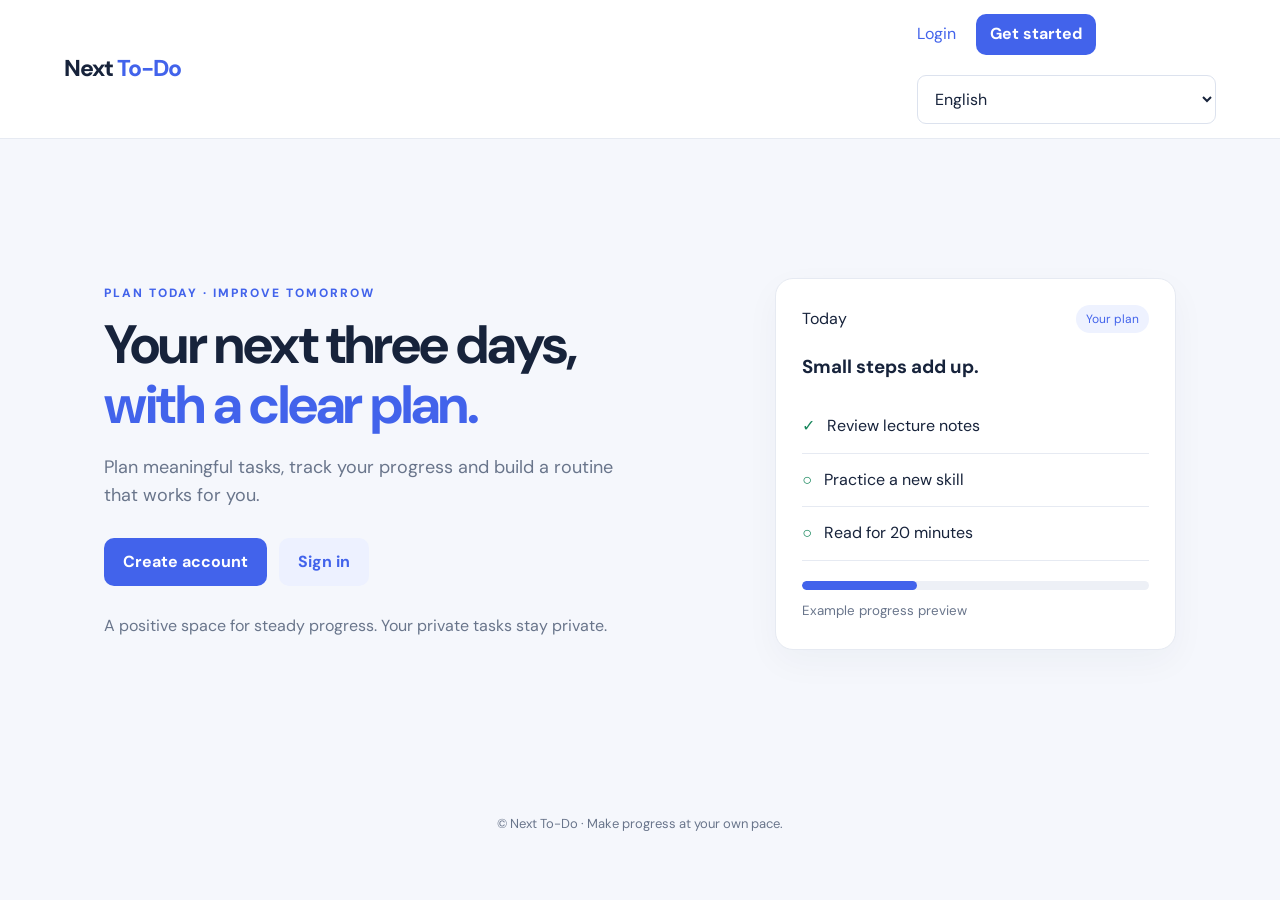
<file: index.html>
<!doctype html>
<html lang="en">
<head>
  <meta charset="UTF-8">
  <meta name="viewport" content="width=device-width, initial-scale=1">
  <title>Next To-Do</title>
  <link rel="stylesheet" href="css/style.css">
  <link rel="stylesheet" href="css/responsive.css">
</head>
<body>
  <header class="topbar">
    <a class="brand" href="index.html">Next <span>To-Do</span></a>
    <nav>
      <a href="login.html" data-i18n="login">Login</a>
      <a class="btn small" href="signup.html" data-i18n="getStarted">Get started</a>
      <select id="languageSelect" aria-label="Language">
        <option value="en">English</option>
        <option value="bn">বাংলা</option>
      </select>
    </nav>
  </header>

  <main class="hero">
    <div>
      <p class="eyebrow">PLAN TODAY · IMPROVE TOMORROW</p>
      <h1>Your next three days,<br><span>with a clear plan.</span></h1>
      <p class="lead">Plan meaningful tasks, track your progress and build a routine that works for you.</p>
      <div class="actions">
        <a class="btn" href="signup.html" data-i18n="createAccount">Create account</a>
        <a class="btn secondary" href="login.html" data-i18n="signIn">Sign in</a>
      </div>
      <p class="muted">A positive space for steady progress. Your private tasks stay private.</p>
    </div>

    <div class="hero-card">
      <div class="card-head">
        <span>Today</span>
        <span class="pill">Your plan</span>
      </div>
      <h3>Small steps add up.</h3>
      <div class="demo-task">✓ <span>Review lecture notes</span></div>
      <div class="demo-task">○ <span>Practice a new skill</span></div>
      <div class="demo-task">○ <span>Read for 20 minutes</span></div>
      <div class="progress">
        <span style="width: 33%"></span>
      </div>
      <small>Example progress preview</small>
    </div>
  </main>

  <footer>
    © <span id="year"></span> Next To-Do · Make progress at your own pace.
  </footer>

  <script type="module" src="js/language.js"></script>
</body>
</html>
</file>
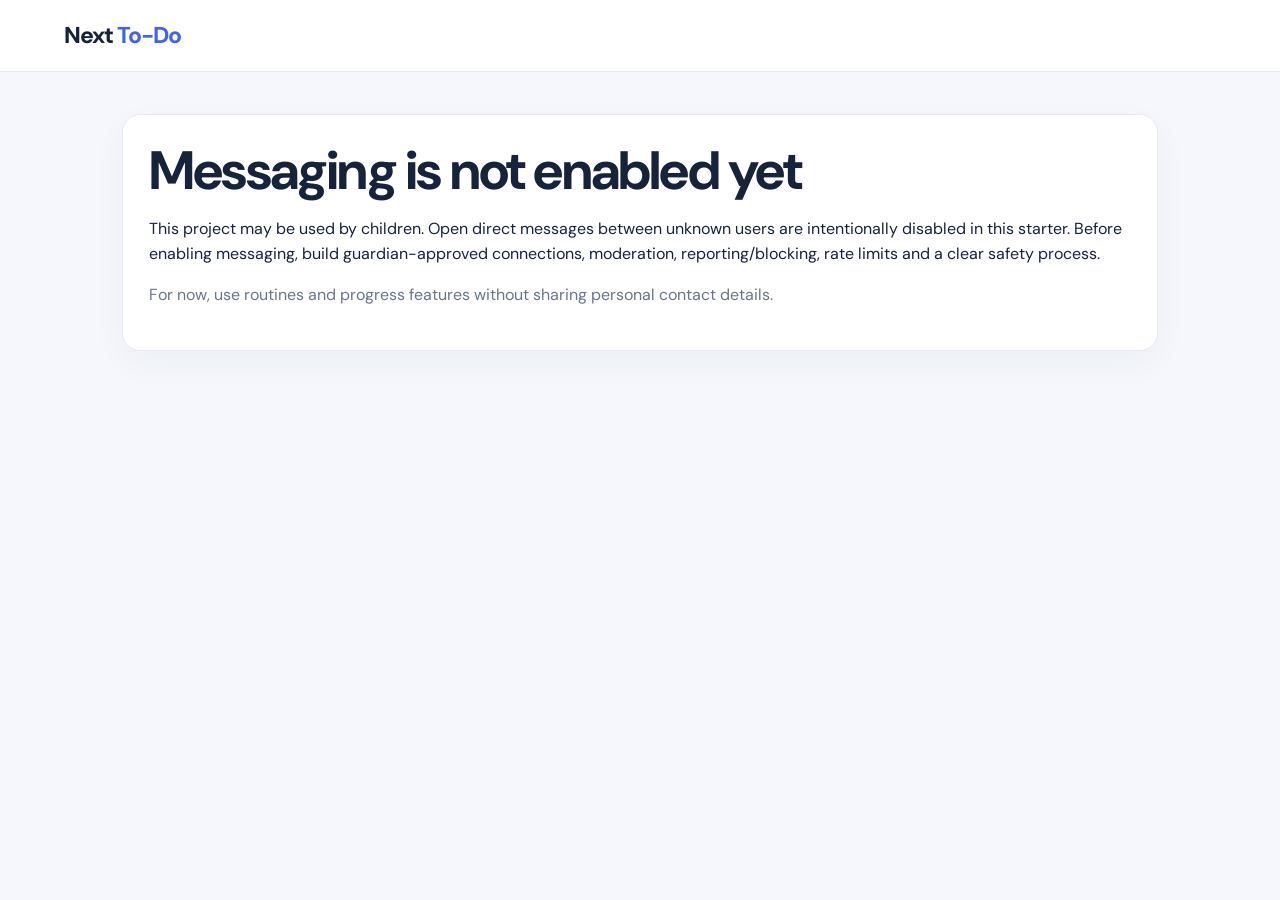
<file: chat.html>
<!doctype html>
<html lang="en">
<head>
  <meta charset="UTF-8">
  <meta name="viewport" content="width=device-width, initial-scale=1">
  <title>Messaging | Next To-Do</title>
  <link rel="stylesheet" href="css/style.css">
</head>
<body>
  <header class="topbar">
    <a class="brand" href="dashboard.html">Next <span>To-Do</span></a>
  </header>

  <main class="container">
    <section class="panel">
      <h1>Messaging is not enabled yet</h1>
      <p>
        This project may be used by children. Open direct messages between unknown users are intentionally disabled in this starter. Before enabling messaging, build guardian-approved connections, moderation, reporting/blocking, rate limits and a clear safety process.
      </p>
      <p class="muted">
        For now, use routines and progress features without sharing personal contact details.
      </p>
    </section>
  </main>

  <script type="module" src="js/language.js"></script>
</body>
</html>
</file>
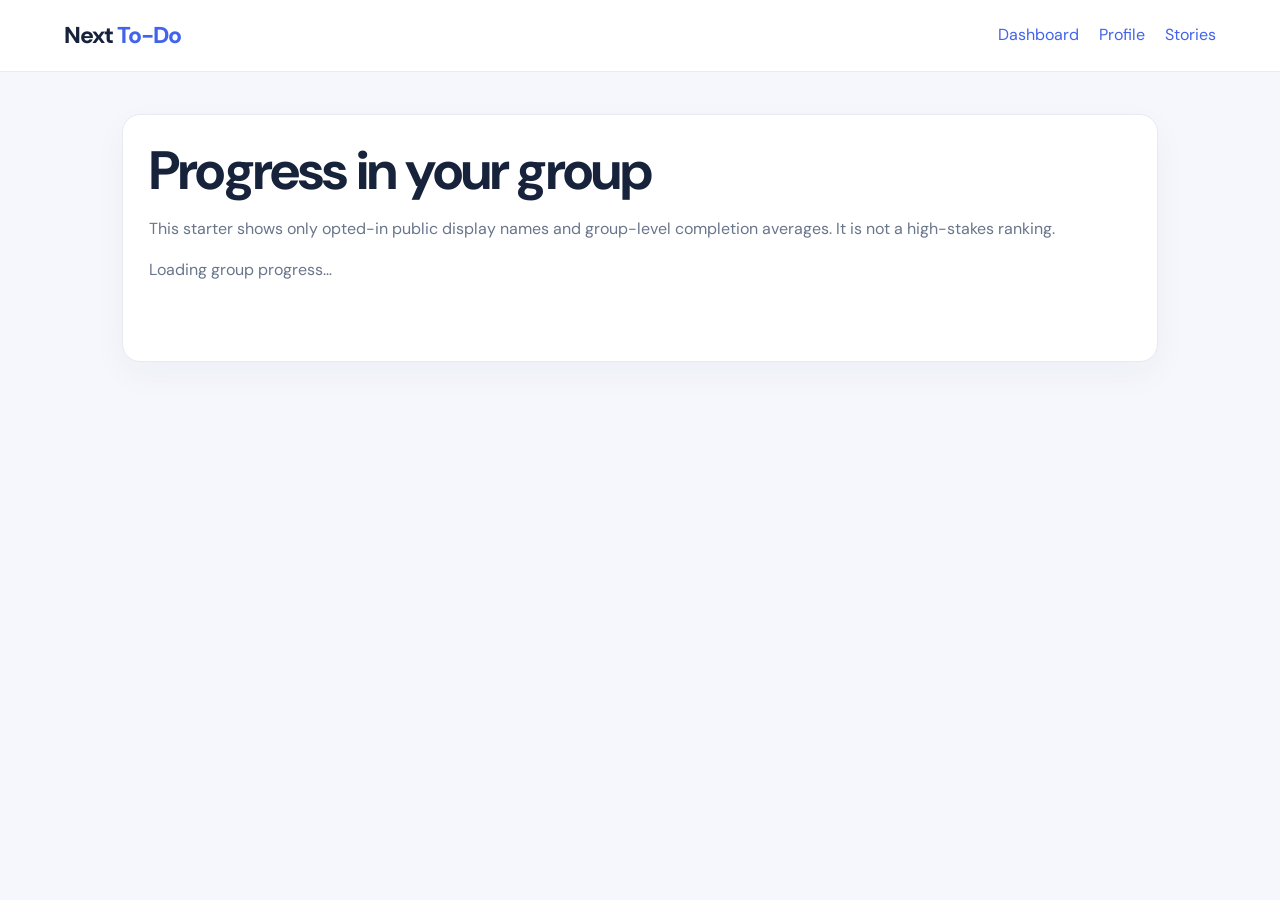
<file: competition.html>
<!doctype html>
<html lang="en">
<head>
  <meta charset="UTF-8">
  <meta name="viewport" content="width=device-width, initial-scale=1">
  <title>Competition | Next To-Do</title>
  <link rel="stylesheet" href="css/style.css">
</head>
<body>
  <header class="topbar">
    <a class="brand" href="dashboard.html">Next <span>To-Do</span></a>
    <nav>
      <a href="dashboard.html">Dashboard</a>
      <a href="profile.html">Profile</a>
      <a href="stories.html">Stories</a>
    </nav>
  </header>

  <main class="container">
    <section class="panel">
      <h1>Progress in your group</h1>
      <p class="muted">
        This starter shows only opted-in public display names and group-level completion averages. It is not a high-stakes ranking.
      </p>
      <div id="leaderboard">
        <p class="muted">Loading group progress…</p>
      </div>
      <p id="message" class="form-message" role="status"></p>
    </section>
  </main>

  <script type="module" src="js/competition.js"></script>
  <script type="module" src="js/language.js"></script>
</body>
</html>
</file>
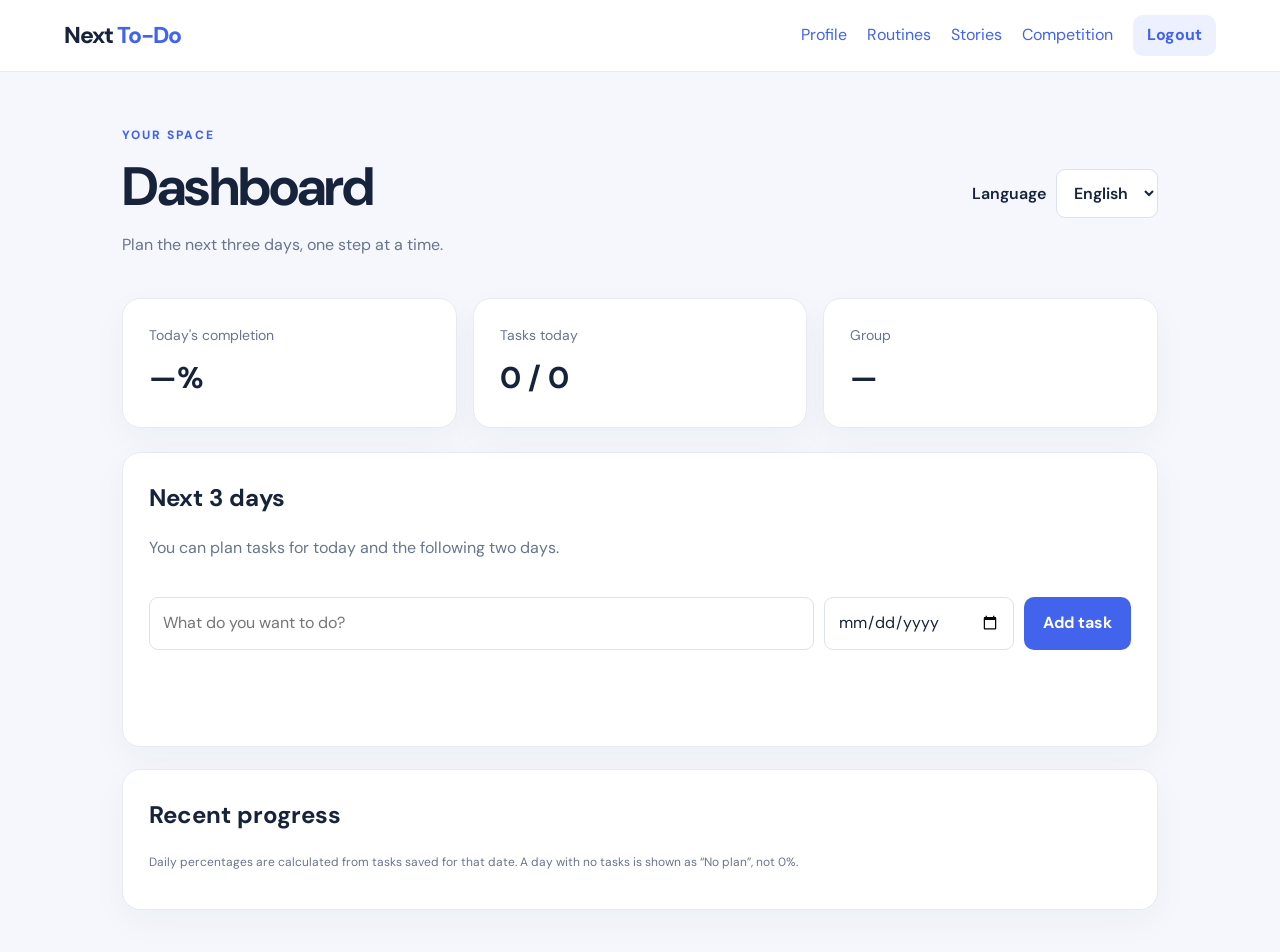
<file: dashboard.html>
<!doctype html>
<html lang="en">
<head>
  <meta charset="UTF-8">
  <meta name="viewport" content="width=device-width, initial-scale=1">
  <title>Dashboard | Next To-Do</title>
  <link rel="stylesheet" href="css/style.css">
  <link rel="stylesheet" href="css/dashboard.css">
  <link rel="stylesheet" href="css/responsive.css">
</head>
<body>
  <header class="topbar">
    <a class="brand" href="dashboard.html">Next <span>To-Do</span></a>
    <nav>
      <a href="profile.html">Profile</a>
      <a href="routine.html">Routines</a>
      <a href="stories.html">Stories</a>
      <a href="competition.html">Competition</a>
      <button id="logoutBtn" class="btn small secondary">Logout</button>
    </nav>
  </header>

  <main class="container">
    <div class="page-title">
      <div>
        <p class="eyebrow">YOUR SPACE</p>
        <h1 id="welcome">Dashboard</h1>
        <p class="muted">Plan the next three days, one step at a time.</p>
      </div>
      <label class="inline-label">
        Language 
        <select id="languageSelect">
          <option value="en">English</option>
          <option value="bn">বাংলা</option>
        </select>
      </label>
    </div>

    <section class="stats-grid">
      <article class="stat-card">
        <span>Today's completion</span>
        <strong id="todayPercent">—%</strong>
      </article>
      <article class="stat-card">
        <span>Tasks today</span>
        <strong id="todayCount">0 / 0</strong>
      </article>
      <article class="stat-card">
        <span>Group</span>
        <strong id="userGroup">—</strong>
      </article>
    </section>

    <section class="panel">
      <div class="section-heading">
        <div>
          <h2>Next 3 days</h2>
          <p class="muted">You can plan tasks for today and the following two days.</p>
        </div>
      </div>
      <form id="taskForm" class="task-form">
        <input id="taskTitle" maxlength="120" placeholder="What do you want to do?" required>
        <input id="taskDate" type="date" required>
        <button class="btn">Add task</button>
      </form>
      <div id="taskList" class="task-list"></div>
      <p id="taskMessage" class="form-message" role="status"></p>
    </section>

    <section class="panel">
      <h2>Recent progress</h2>
      <div id="progressList" class="progress-list"></div>
      <p class="muted tiny">
        Daily percentages are calculated from tasks saved for that date. A day with no tasks is shown as “No plan”, not 0%.
      </p>
    </section>
  </main>

  <script type="module" src="js/dashboard.js"></script>
  <script type="module" src="js/language.js"></script>
</body>
</html>
</file>
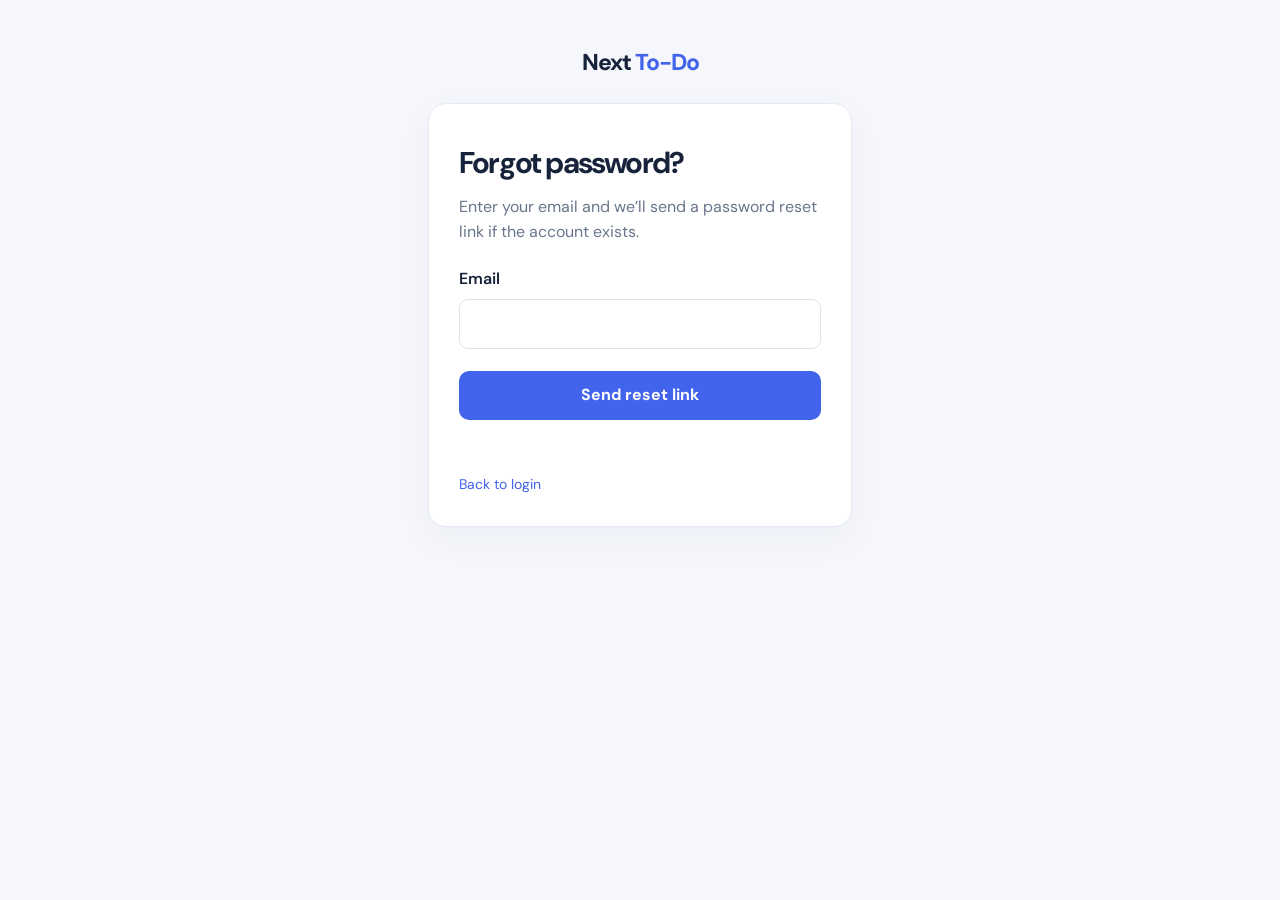
<file: forgot-password.html>
<!doctype html>
<html lang="en">
<head>
  <meta charset="UTF-8">
  <meta name="viewport" content="width=device-width, initial-scale=1">
  <title>Reset password | Next To-Do</title>
  <link rel="stylesheet" href="css/style.css">
  <link rel="stylesheet" href="css/auth.css">
</head>
<body>
  <main class="auth-wrap">
    <a class="brand" href="index.html">Next <span>To-Do</span></a>
    <section class="auth-card">
      <h1>Forgot password?</h1>
      <p class="muted">
        Enter your email and we’ll send a password reset link if the account exists.
      </p>
      <form id="forgotForm">
        <label>
          Email
          <input type="email" id="email" required>
        </label>
        <button class="btn full">Send reset link</button>
        <p id="message" class="form-message" role="status"></p>
      </form>
      <div class="auth-links">
        <a href="login.html">Back to login</a>
      </div>
    </section>
  </main>

  <script type="module" src="js/forgot-password.js"></script>
  <script type="module" src="js/language.js"></script>
</body>
</html>
</file>
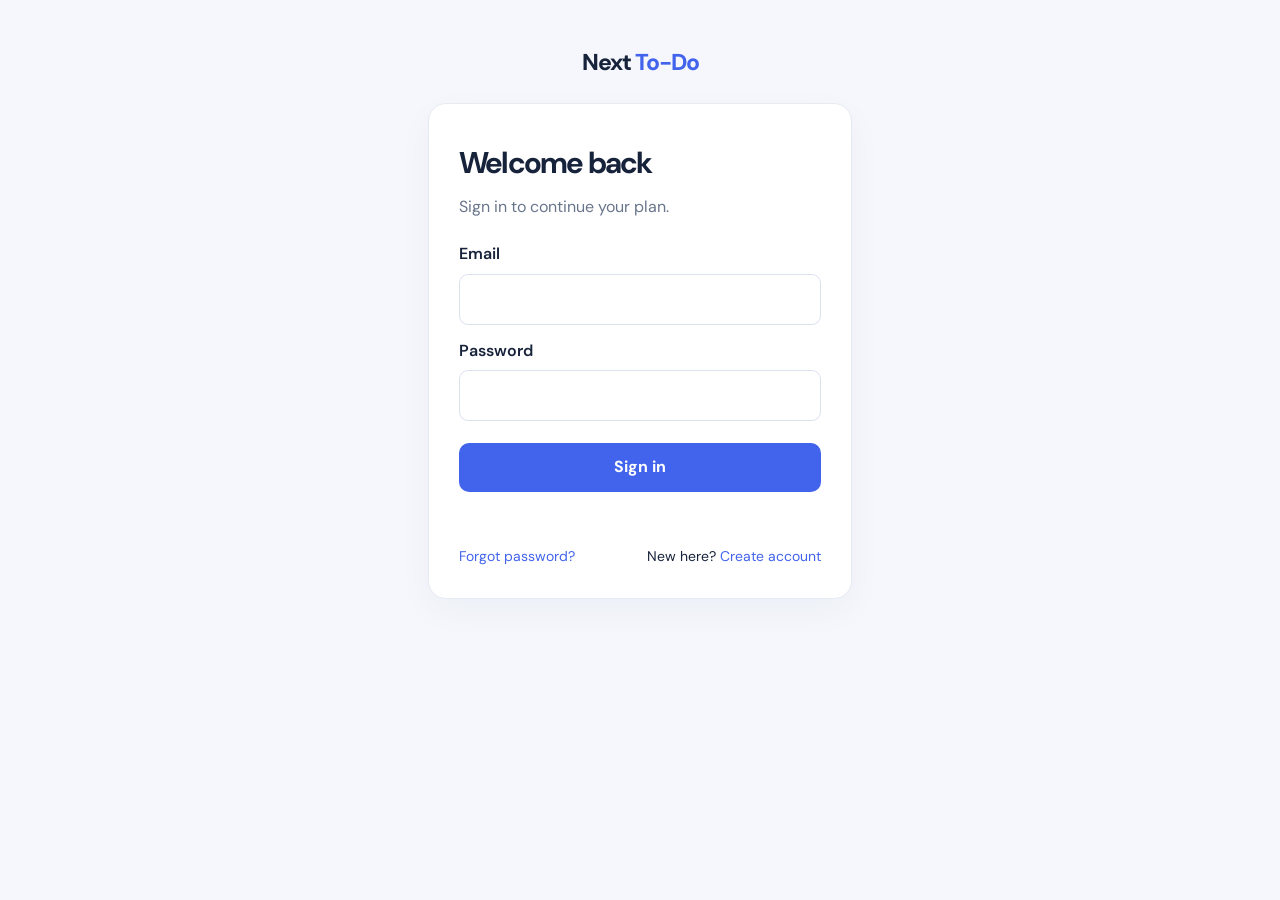
<file: login.html>
<!doctype html>
<html lang="en">
<head>
  <meta charset="UTF-8">
  <meta name="viewport" content="width=device-width, initial-scale=1">
  <title>Login | Next To-Do</title>
  <link rel="stylesheet" href="css/style.css">
  <link rel="stylesheet" href="css/auth.css">
</head>
<body>
  <main class="auth-wrap">
    <a class="brand" href="index.html">Next <span>To-Do</span></a>
    <section class="auth-card">
      <h1>Welcome back</h1>
      <p class="muted">Sign in to continue your plan.</p>
      <form id="loginForm">
        <label>
          Email
          <input type="email" id="email" autocomplete="email" required>
        </label>
        <label>
          Password
          <input type="password" id="password" autocomplete="current-password" required minlength="8">
        </label>
        <button class="btn full" type="submit">Sign in</button>
        <p id="message" class="form-message" role="status"></p>
      </form>
      <div class="auth-links">
        <a href="forgot-password.html">Forgot password?</a>
        <span>New here? <a href="signup.html">Create account</a></span>
      </div>
    </section>
  </main>

  <script type="module" src="js/login.js"></script>
  <script type="module" src="js/language.js"></script>
</body>
</html>
</file>
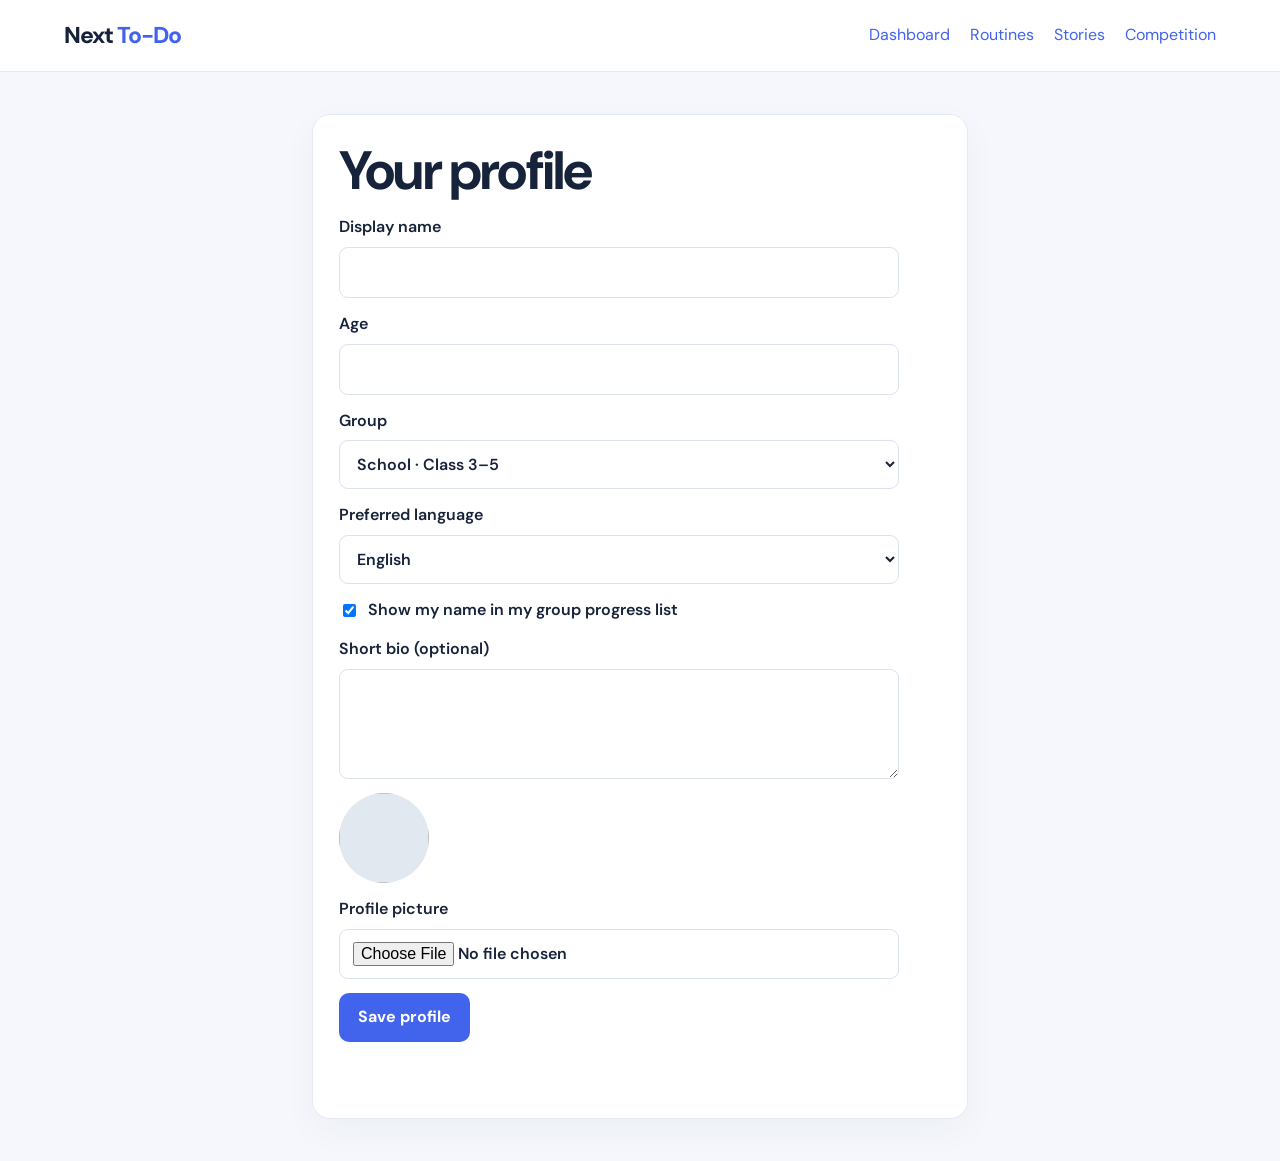
<file: profile.html>
<!doctype html>
<html lang="en">
<head>
  <meta charset="UTF-8">
  <meta name="viewport" content="width=device-width, initial-scale=1">
  <title>Profile | Next To-Do</title>
  <link rel="stylesheet" href="css/style.css">
  <link rel="stylesheet" href="css/profile.css">
</head>
<body>
  <header class="topbar">
    <a class="brand" href="dashboard.html">Next <span>To-Do</span></a>
    <nav>
      <a href="dashboard.html">Dashboard</a>
      <a href="routine.html">Routines</a>
      <a href="stories.html">Stories</a>
      <a href="competition.html">Competition</a>
    </nav>
  </header>

  <main class="container narrow">
    <section class="panel">
      <h1>Your profile</h1>
      <form id="profileForm">
        <label>
          Display name
          <input id="fullName" maxlength="60" required>
        </label>

        <label>
          Age
          <input id="age" type="number" min="5" max="100" inputmode="numeric">
        </label>

        <label>
          Group
          <select id="category">
            <option value="school_3_5">School · Class 3–5</option>
            <option value="school_6_8">School · Class 6–8</option>
            <option value="school_9_10">School · Class 9–10</option>
            <option value="college">College</option>
            <option value="admission">Admission preparation</option>
            <option value="university_year_1">University · 1st year</option>
            <option value="university_year_2">University · 2nd year</option>
            <option value="university_year_3">University · 3rd year</option>
            <option value="university_year_4">University · 4th year</option>
            <option value="job_prep">Job preparation</option>
            <option value="professional">Working professional</option>
            <option value="senior">Senior citizen</option>
          </select>
        </label>

        <label>
          Preferred language
          <select id="language">
            <option value="en">English</option>
            <option value="bn">বাংলা</option>
          </select>
        </label>

        <label class="check">
          <input type="checkbox" id="showLb" checked> Show my name in my group progress list
        </label>

        <label>
          Short bio (optional)
          <textarea id="bio" maxlength="180"></textarea>
        </label>

        <img id="avatarPreview" class="avatar" alt="" hidden>

        <label>
          Profile picture
          <input id="avatar" type="file" accept="image/png, image/jpeg, image/webp">
        </label>

        <button class="btn">Save profile</button>
        <p id="message" class="form-message" role="status"></p>
      </form>
    </section>
  </main>

  <script type="module" src="js/profile.js"></script>
  <script type="module" src="js/language.js"></script>
</body>
</html>
</file>
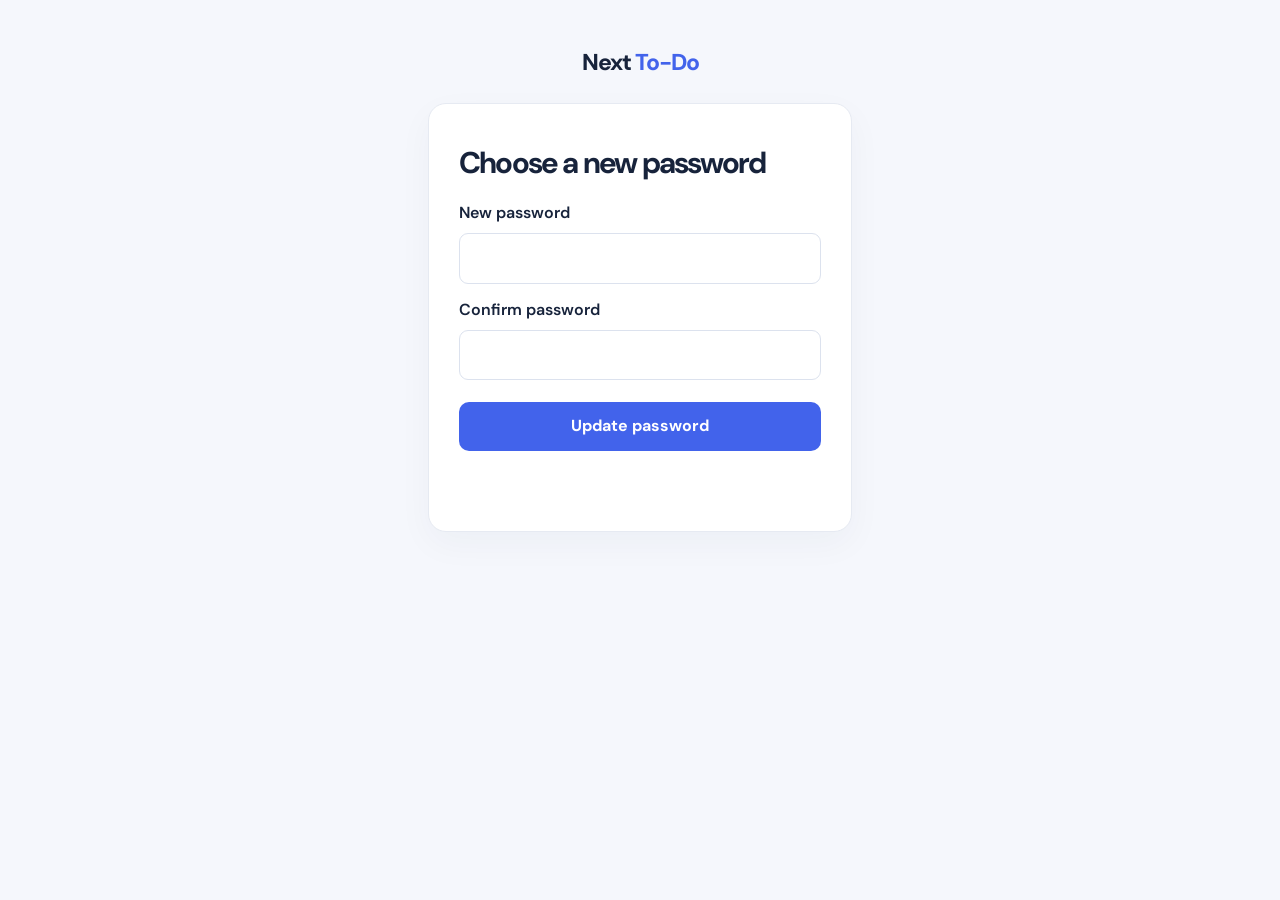
<file: reset-password.html>
<!doctype html>
<html lang="en">
<head>
  <meta charset="UTF-8">
  <meta name="viewport" content="width=device-width, initial-scale=1">
  <title>Choose new password | Next To-Do</title>
  <link rel="stylesheet" href="css/style.css">
  <link rel="stylesheet" href="css/auth.css">
</head>
<body>
  <main class="auth-wrap">
    <a class="brand" href="index.html">Next <span>To-Do</span></a>
    <section class="auth-card">
      <h1>Choose a new password</h1>
      <form id="resetForm">
        <label>
          New password
          <input type="password" id="password" minlength="8" required>
        </label>
        <label>
          Confirm password
          <input type="password" id="confirmPassword" minlength="8" required>
        </label>
        <button class="btn full">Update password</button>
        <p id="message" class="form-message" role="status"></p>
      </form>
    </section>
  </main>

  <script type="module" src="js/auth.js"></script>
  <script type="module" src="js/language.js"></script>
</body>
</html>
</file>
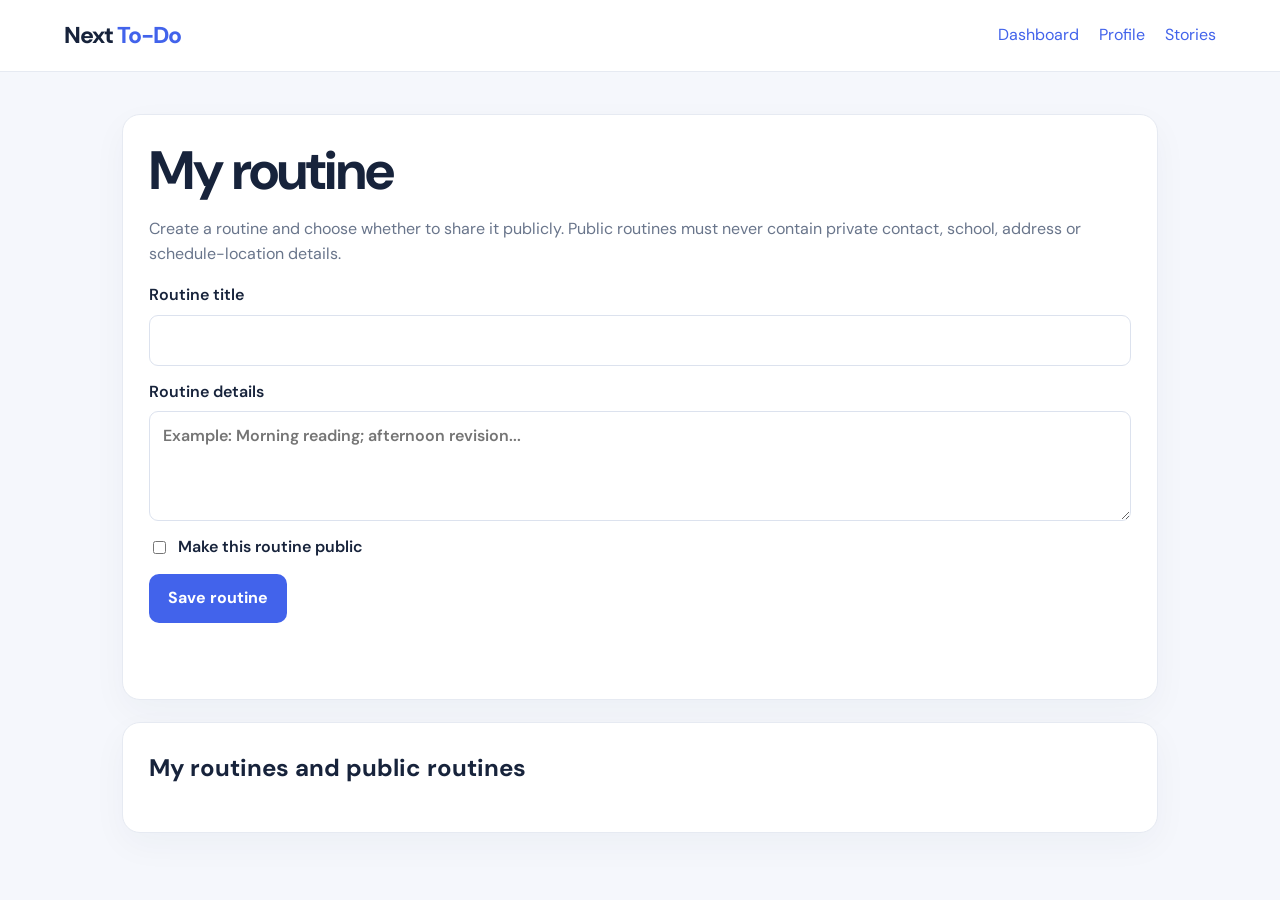
<file: routine.html>
<!doctype html>
<html lang="en">
<head>
  <meta charset="UTF-8">
  <meta name="viewport" content="width=device-width, initial-scale=1">
  <title>Routines | Next To-Do</title>
  <link rel="stylesheet" href="css/style.css">
</head>
<body>
  <header class="topbar">
    <a class="brand" href="dashboard.html">Next <span>To-Do</span></a>
    <nav>
      <a href="dashboard.html">Dashboard</a>
      <a href="profile.html">Profile</a>
      <a href="stories.html">Stories</a>
    </nav>
  </header>

  <main class="container">
    <section class="panel">
      <h1>My routine</h1>
      <p class="muted">
        Create a routine and choose whether to share it publicly. Public routines must never contain private contact, school, address or schedule-location details.
      </p>
      <form id="routineForm">
        <label>
          Routine title
          <input id="title" maxlength="80" required>
        </label>
        <label>
          Routine details
          <textarea id="details" maxlength="1500" required placeholder="Example: Morning reading; afternoon revision..."></textarea>
        </label>
        <label class="check">
          <input type="checkbox" id="isPublic"> Make this routine public
        </label>
        <button class="btn">Save routine</button>
        <p id="message" class="form-message" role="status"></p>
      </form>
    </section>

    <section class="panel">
      <h2>My routines and public routines</h2>
      <div id="publicRoutines"></div>
    </section>
  </main>

  <script type="module" src="js/routine.js"></script>
  <script type="module" src="js/language.js"></script>
</body>
</html>
</file>
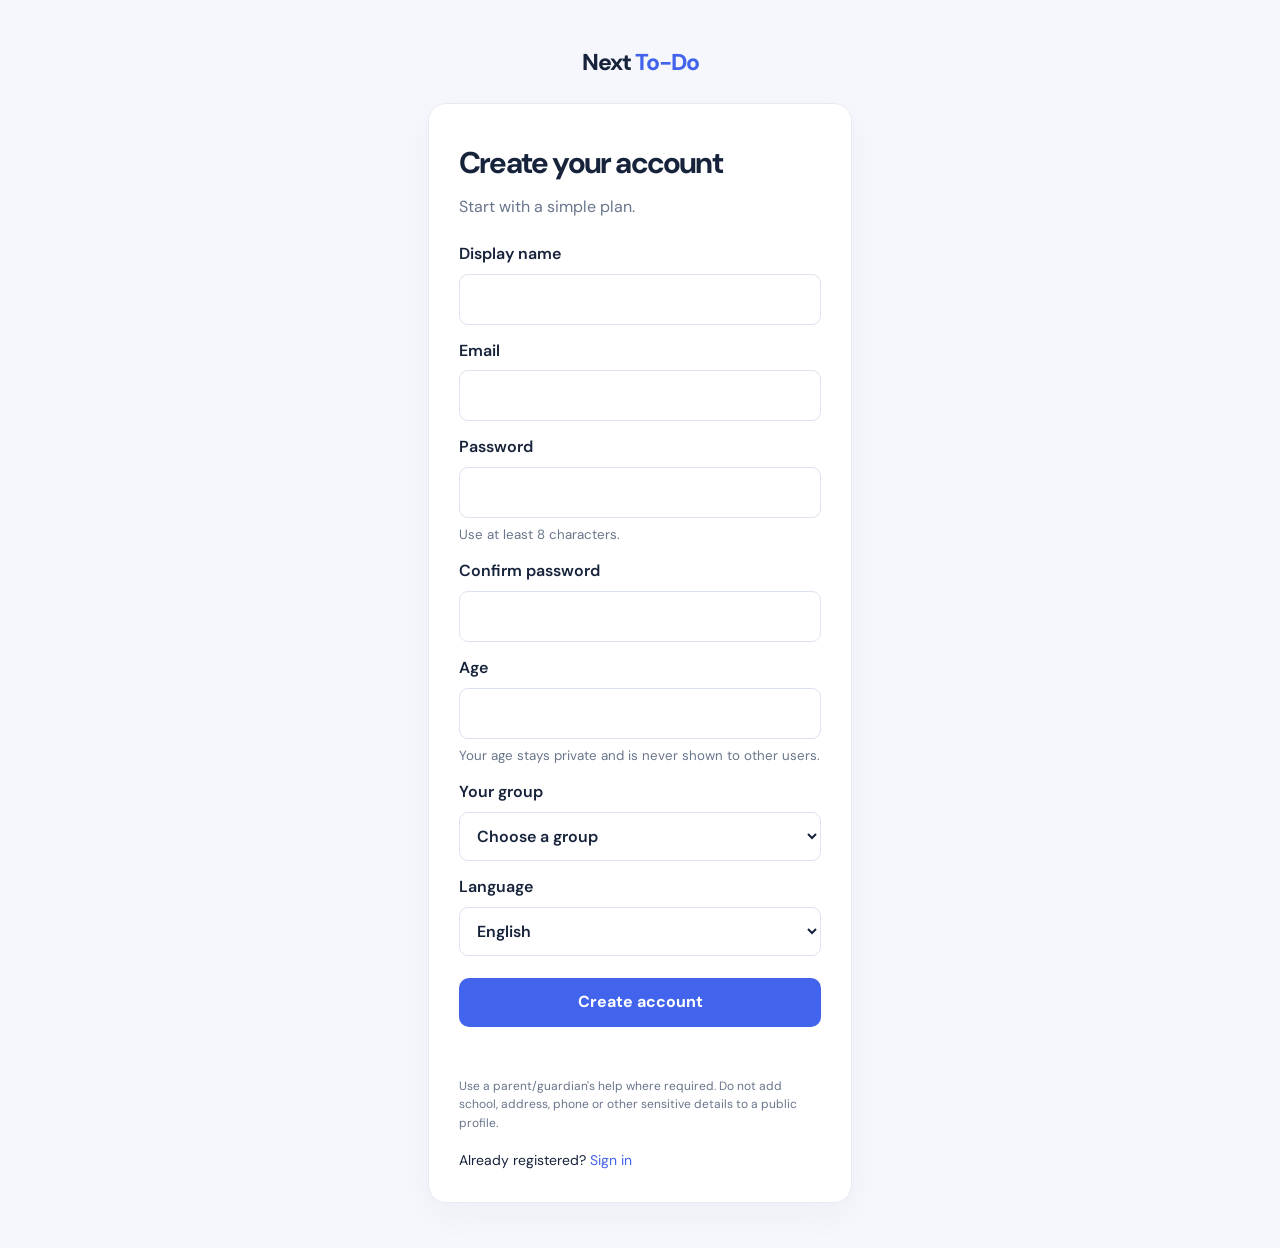
<file: signup.html>
<!doctype html>
<html lang="en">
<head>
  <meta charset="UTF-8">
  <meta name="viewport" content="width=device-width, initial-scale=1">
  <title>Create account | Next To-Do</title>
  <link rel="stylesheet" href="css/style.css">
  <link rel="stylesheet" href="css/auth.css">
</head>
<body>
  <main class="auth-wrap">
    <a class="brand" href="index.html">Next <span>To-Do</span></a>
    <section class="auth-card">
      <h1>Create your account</h1>
      <p class="muted">Start with a simple plan.</p>
      <form id="signupForm">
        <label>
          Display name
          <input id="fullName" maxlength="60" required>
        </label>

        <label>
          Email
          <input type="email" id="email" autocomplete="email" required>
        </label>

        <label>
          Password
          <input type="password" id="password" minlength="8" autocomplete="new-password" required>
          <small>Use at least 8 characters.</small>
        </label>

        <label>
          Confirm password
          <input type="password" id="confirmPassword" minlength="8" required>
        </label>

        <label>
          Age
          <input id="age" type="number" min="5" max="100" inputmode="numeric" required>
          <small>Your age stays private and is never shown to other users.</small>
        </label>

        <label>
          Your group
          <select id="category" required>
            <option value="">Choose a group</option>
            <option value="school_3_5">School · Class 3–5</option>
            <option value="school_6_8">School · Class 6–8</option>
            <option value="school_9_10">School · Class 9–10</option>
            <option value="college">College</option>
            <option value="admission">Admission preparation</option>
            <option value="university_year_1">University · 1st year</option>
            <option value="university_year_2">University · 2nd year</option>
            <option value="university_year_3">University · 3rd year</option>
            <option value="university_year_4">University · 4th year</option>
            <option value="job_prep">Job preparation</option>
            <option value="professional">Working professional</option>
            <option value="senior">Senior citizen</option>
          </select>
        </label>

        <label>
          Language
          <select id="language">
            <option value="en">English</option>
            <option value="bn">বাংলা</option>
          </select>
        </label>

        <button class="btn full" type="submit">Create account</button>
        <p id="message" class="form-message" role="status"></p>
      </form>

      <p class="muted tiny">
        Use a parent/guardian's help where required. Do not add school, address, phone or other sensitive details to a public profile.
      </p>

      <div class="auth-links">
        <span>Already registered? <a href="login.html">Sign in</a></span>
      </div>
    </section>
  </main>

  <script type="module" src="js/signup.js"></script>
  <script type="module" src="js/language.js"></script>
</body>
</html>
</file>
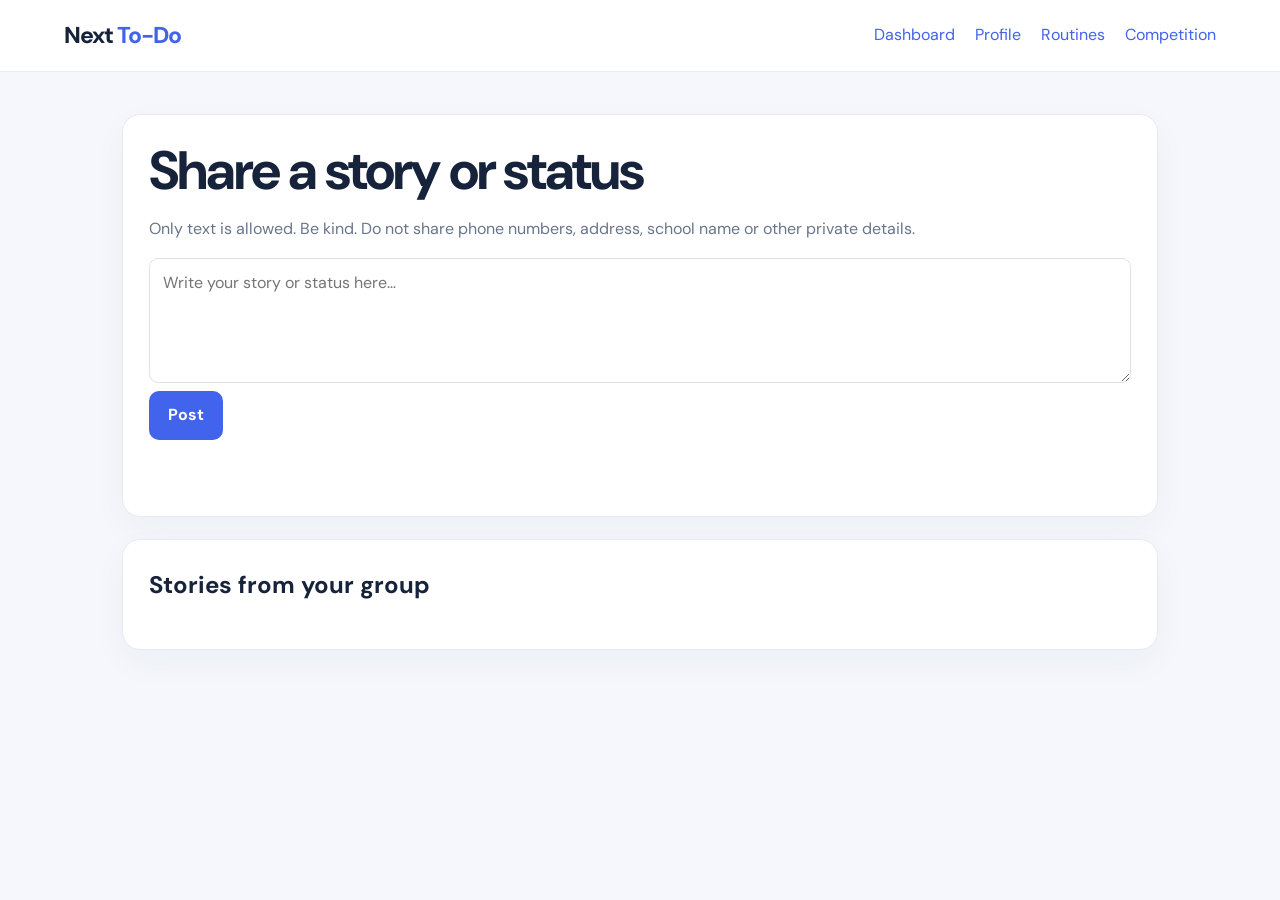
<file: stories.html>
<!doctype html>
<html lang="en">
<head>
  <meta charset="UTF-8">
  <meta name="viewport" content="width=device-width, initial-scale=1">
  <title>Stories | Next To-Do</title>
  <link rel="stylesheet" href="css/style.css">
  <link rel="stylesheet" href="css/dashboard.css">
</head>
<body>
  <header class="topbar">
    <a class="brand" href="dashboard.html">Next <span>To-Do</span></a>
    <nav>
      <a href="dashboard.html">Dashboard</a>
      <a href="profile.html">Profile</a>
      <a href="routine.html">Routines</a>
      <a href="competition.html">Competition</a>
    </nav>
  </header>

  <main class="container">
    <section class="panel">
      <h1>Share a story or status</h1>
      <p class="muted">
        Only text is allowed. Be kind. Do not share phone numbers, address, school name or other private details.
      </p>
      <form id="storyForm">
        <textarea id="body" maxlength="1000" rows="4" required placeholder="Write your story or status here…"></textarea>
        <button class="btn">Post</button>
        <p id="message" class="form-message" role="status"></p>
      </form>
    </section>

    <section class="panel">
      <h2>Stories from your group</h2>
      <div id="feed"></div>
    </section>
  </main>

  <script type="module" src="js/stories.js"></script>
  <script type="module" src="js/language.js"></script>
</body>
</html>
</file>
<file: css/style.css>
@import url('https://fonts.googleapis.com/css2?family=DM+Sans:wght@400;500;600;700;800&display=swap');

:root {
  --ink: #17233b;
  --muted: #69758b;
  --primary: #4263eb;
  --primary2: #304ecb;
  --bg: #f5f7fc;
  --line: #e6eaf2;
  --white: #fff;
  --green: #16865b;
}

* {
  box-sizing: border-box;
}

body {
  margin: 0;
  background: var(--bg);
  color: var(--ink);
  font-family: 'DM Sans', Arial, sans-serif;
  line-height: 1.55;
}

a {
  color: var(--primary);
  text-decoration: none;
}

a:hover {
  text-decoration: underline;
}

.topbar {
  height: auto;
  min-height: 72px;
  background: #fff;
  border-bottom: 1px solid var(--line);
  display: flex;
  align-items: center;
  justify-content: space-between;
  padding: 14px max(5vw, 20px);
  gap: 18px;
}

.brand {
  font-size: 23px;
  font-weight: 800;
  color: var(--ink);
  letter-spacing: -1px;
}

.brand span,
.hero h1 span {
  color: var(--primary);
}

nav {
  display: flex;
  align-items: center;
  gap: 20px;
  flex-wrap: wrap;
}

.btn {
  border: 0;
  border-radius: 10px;
  background: var(--primary);
  color: #fff;
  padding: 12px 19px;
  font: inherit;
  font-weight: 700;
  cursor: pointer;
  display: inline-flex;
  justify-content: center;
  align-items: center;
}

.btn:hover {
  background: var(--primary2);
  text-decoration: none;
}

.btn.secondary {
  background: #edf1ff;
  color: var(--primary);
}

.btn.small {
  padding: 8px 14px;
}

.btn.full {
  width: 100%;
  margin-top: 8px;
}

.hero {
  max-width: 1120px;
  margin: 80px auto;
  padding: 0 24px;
  display: grid;
  grid-template-columns: 1.2fr 0.8fr;
  gap: 70px;
  align-items: center;
  min-height: 490px;
}

.eyebrow {
  font-size: 12px;
  letter-spacing: 2px;
  font-weight: 800;
  color: var(--primary);
}

h1 {
  font-size: clamp(32px, 5vw, 54px);
  line-height: 1.12;
  letter-spacing: -1.8px;
  margin: 12px 0;
}

.lead {
  font-size: 18px;
  color: var(--muted);
  max-width: 540px;
}

.actions {
  display: flex;
  gap: 12px;
  margin: 28px 0;
}

.muted,
small {
  color: var(--muted);
}

.hero-card,
.panel,
.stat-card {
  background: #fff;
  border: 1px solid var(--line);
  border-radius: 18px;
  padding: 26px;
  box-shadow: 0 12px 35px #1b2a4a0a;
}

.card-head,
.section-heading,
.page-title {
  display: flex;
  justify-content: space-between;
  align-items: center;
  gap: 15px;
}

.pill {
  background: #eef2ff;
  color: var(--primary);
  padding: 5px 10px;
  border-radius: 30px;
  font-size: 12px;
}

.demo-task {
  padding: 14px 0;
  border-bottom: 1px solid var(--line);
  color: var(--green);
}

.demo-task span {
  color: var(--ink);
  margin-left: 8px;
}

.progress {
  height: 9px;
  background: #edf0f6;
  border-radius: 10px;
  margin: 20px 0 8px;
  overflow: hidden;
}

.progress span {
  display: block;
  height: 100%;
  background: var(--primary);
  border-radius: 10px;
}

footer {
  text-align: center;
  padding: 25px;
  color: var(--muted);
  font-size: 13px;
}

.container {
  max-width: 1080px;
  margin: 42px auto;
  padding: 0 22px;
}

.narrow {
  max-width: 700px;
}

.panel {
  margin: 22px 0;
}

.panel h1,
.panel h2 {
  margin-top: 0;
}

label {
  display: grid;
  gap: 7px;
  font-weight: 600;
  margin: 14px 0;
}

input,
select,
textarea {
  font: inherit;
  padding: 12px 13px;
  border: 1px solid #dce2ee;
  border-radius: 9px;
  background: #fff;
  color: var(--ink);
  width: 100%;
  min-width: 0;
}

textarea {
  min-height: 110px;
  resize: vertical;
}

.form-message {
  min-height: 22px;
  color: var(--green);
  font-size: 14px;
}

.tiny {
  font-size: 12px;
}

.inline-label {
  display: flex;
  align-items: center;
  gap: 10px;
}

.inline-label select {
  width: auto;
}

.check {
  display: flex;
  align-items: center;
  gap: 9px;
}

.check input {
  width: auto;
}

.toast {
  position: fixed;
  left: 50%;
  bottom: 24px;
  transform: translate(-50%, 30px);
  opacity: 0;
  pointer-events: none;
  background: #16865b;
  color: #fff;
  padding: 14px 20px;
  border-radius: 12px;
  max-width: 90%;
  text-align: center;
  transition: 0.3s;
  z-index: 50;
}

.toast.show {
  opacity: 1;
  transform: translate(-50%, 0);
}

.lang-float {
  position: fixed;
  top: 10px;
  right: 10px;
  width: auto;
  z-index: 40;
  padding: 6px;
}

.avatar {
  width: 90px;
  height: 90px;
  border-radius: 50%;
  object-fit: cover;
  background: #e2e8f0;
  display: block;
  margin: 8px 0;
}
</file>
<file: css/responsive.css>
@media (max-width: 760px) {
  .hero {
    grid-template-columns: 1fr;
    gap: 30px;
    margin: 42px auto;
  }

  .topbar {
    align-items: flex-start;
    flex-direction: column;
  }

  .stats-grid {
    grid-template-columns: 1fr;
  }

  .task-form {
    grid-template-columns: 1fr;
  }

  .page-title {
    align-items: flex-start;
    flex-direction: column;
  }

  nav {
    gap: 12px;
  }

  .progress-row {
    grid-template-columns: 80px 1fr 45px;
  }
}
</file>
<file: css/dashboard.css>
.stats-grid {
  display: grid;
  grid-template-columns: repeat(3, 1fr);
  gap: 16px;
  margin: 24px 0;
}

.stat-card {
  display: grid;
  gap: 8px;
}

.stat-card span {
  color: #69758b;
  font-size: 14px;
}

.stat-card strong {
  font-size: 30px;
}

.task-form {
  display: grid;
  grid-template-columns: 1fr 190px auto;
  gap: 10px;
  margin: 20px 0;
}

.task-list {
  display: grid;
  gap: 10px;
}

.task-item {
  display: flex;
  align-items: center;
  gap: 12px;
  padding: 13px;
  border: 1px solid #e6eaf2;
  border-radius: 10px;
}

.task-item input {
  width: auto;
}

.task-item .task-name {
  flex: 1;
}

.task-item.done .task-name {
  text-decoration: line-through;
  color: #8490a4;
}

.task-item button {
  border: 0;
  background: #fff;
  color: #bd3b50;
  cursor: pointer;
}

.progress-row {
  display: grid;
  grid-template-columns: 110px 1fr 55px;
  gap: 12px;
  align-items: center;
  margin: 14px 0;
}

.progress-row .progress {
  margin: 0;
}

.progress-row strong {
  text-align: right;
  font-size: 14px;
}
</file>
<file: css/auth.css>
.auth-wrap {
  max-width: 460px;
  margin: 45px auto;
  padding: 0 18px;
}

.auth-wrap > .brand {
  display: block;
  text-align: center;
  margin-bottom: 22px;
}

.auth-card {
  background: #fff;
  border: 1px solid #e6eaf2;
  border-radius: 18px;
  padding: 30px;
  box-shadow: 0 12px 35px #1b2a4a0a;
}

.auth-card h1 {
  font-size: 30px;
}

.auth-card form {
  margin-top: 22px;
}

.auth-links {
  display: flex;
  justify-content: space-between;
  gap: 12px;
  flex-wrap: wrap;
  margin-top: 18px;
  font-size: 14px;
}

.auth-card small {
  font-weight: 400;
}
</file>
<file: css/profile.css>
#profileForm {
  max-width: 560px;
}
</file>
